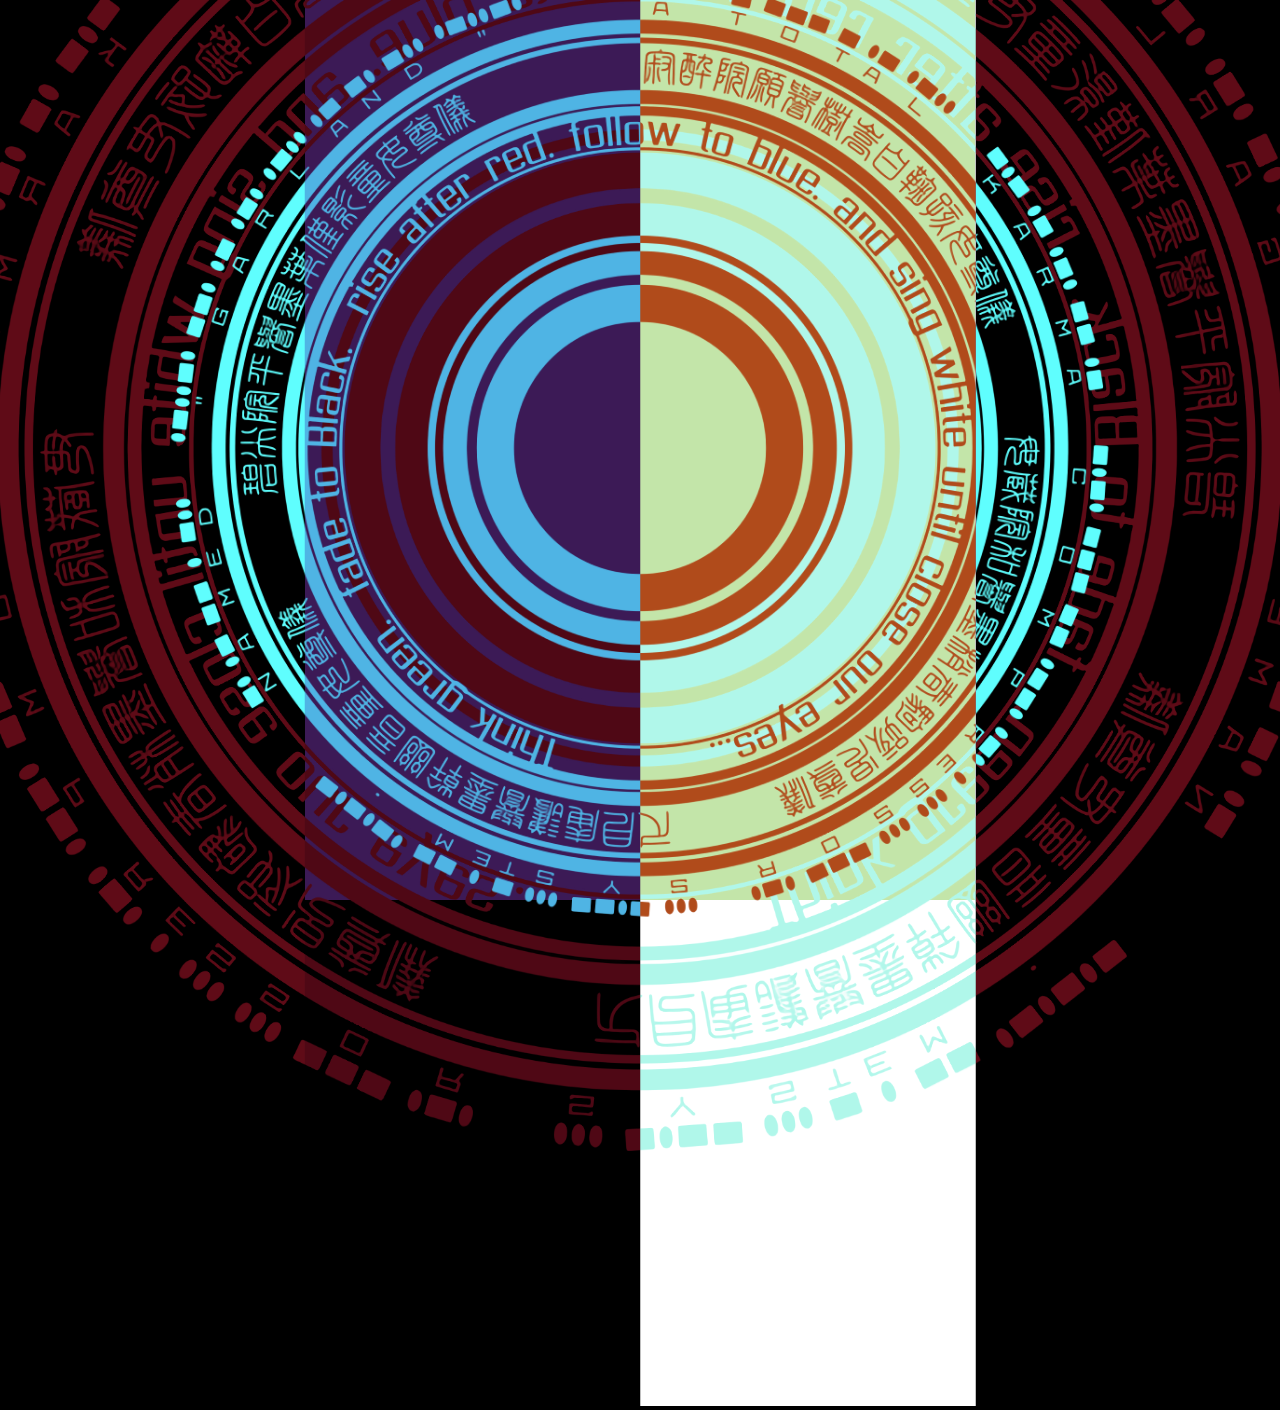
<file: A Thing Left Behind/index.html>
<!DOCTYPE html>
<html>

<head>
	<meta http-equiv="Content-Type" content="text/html;charset=utf-8">
	<link rel="stylesheet" type="text/css" href="styles.css">
	<title>A THING LEFT BEHIND</title>
</head>

<body>
	<div id="background">
		<div class="dead-center fg">
			<img style="width:106vh" class="rotating" src="images/GARLAND small.png">
		</div>
		<div class="dead-center bg">
			<img style="width:159vh" class="rotating-counterclockwise img-hor-vert" src="images/GARLAND large.png">
		</div>
		<div class="dead-center purple-overlay">
			<img style="width:74.5vh" src="images/purple filter.png">
		</div>
		<div class="dead-center white-overlay">
			<img style="width:74.5vh" src="images/white filter.png">
		</div>
	</div>
</body>

</html>
</file>
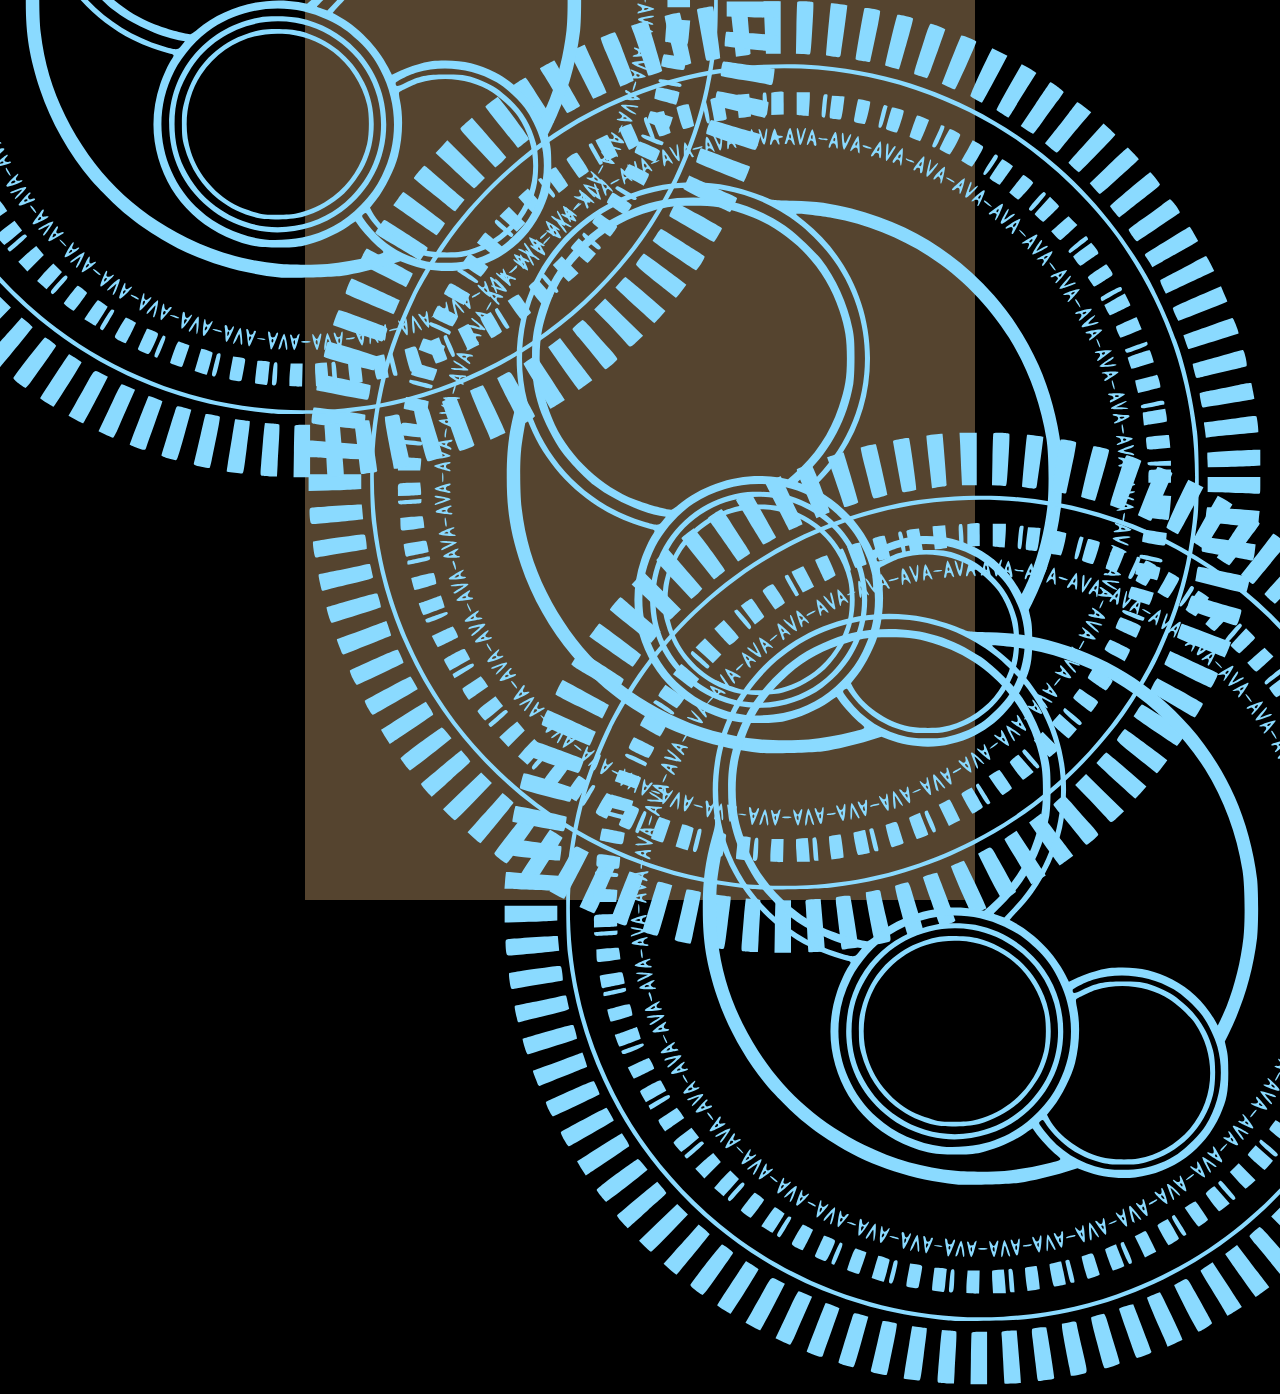
<file: Driving Factor/index.html>
<!DOCTYPE html>
<html>

<head>
	<meta http-equiv="Content-Type" content="text/html;charset=utf-8">
	<link rel="stylesheet" type="text/css" href="styles.css">
	<title>DRIVING FACTOR</title>
</head>

<body>
	<div id="background">
		<div class="gearTL fg dead-center">
			<img style="width:107vh" class="clockTL" src="images/cbg.svg">
		</div>
		<div class="gearBR fg dead-center">
			<img style="width:107vh" class="clockBR" src="images/cbg.svg">
		</div>
		<div class="gearMN bg dead-center">
			<img style="width:107vh" class="clockBG" src="images/cbg.svg">
		</div>
	</div>
</body>

</html>
</file>
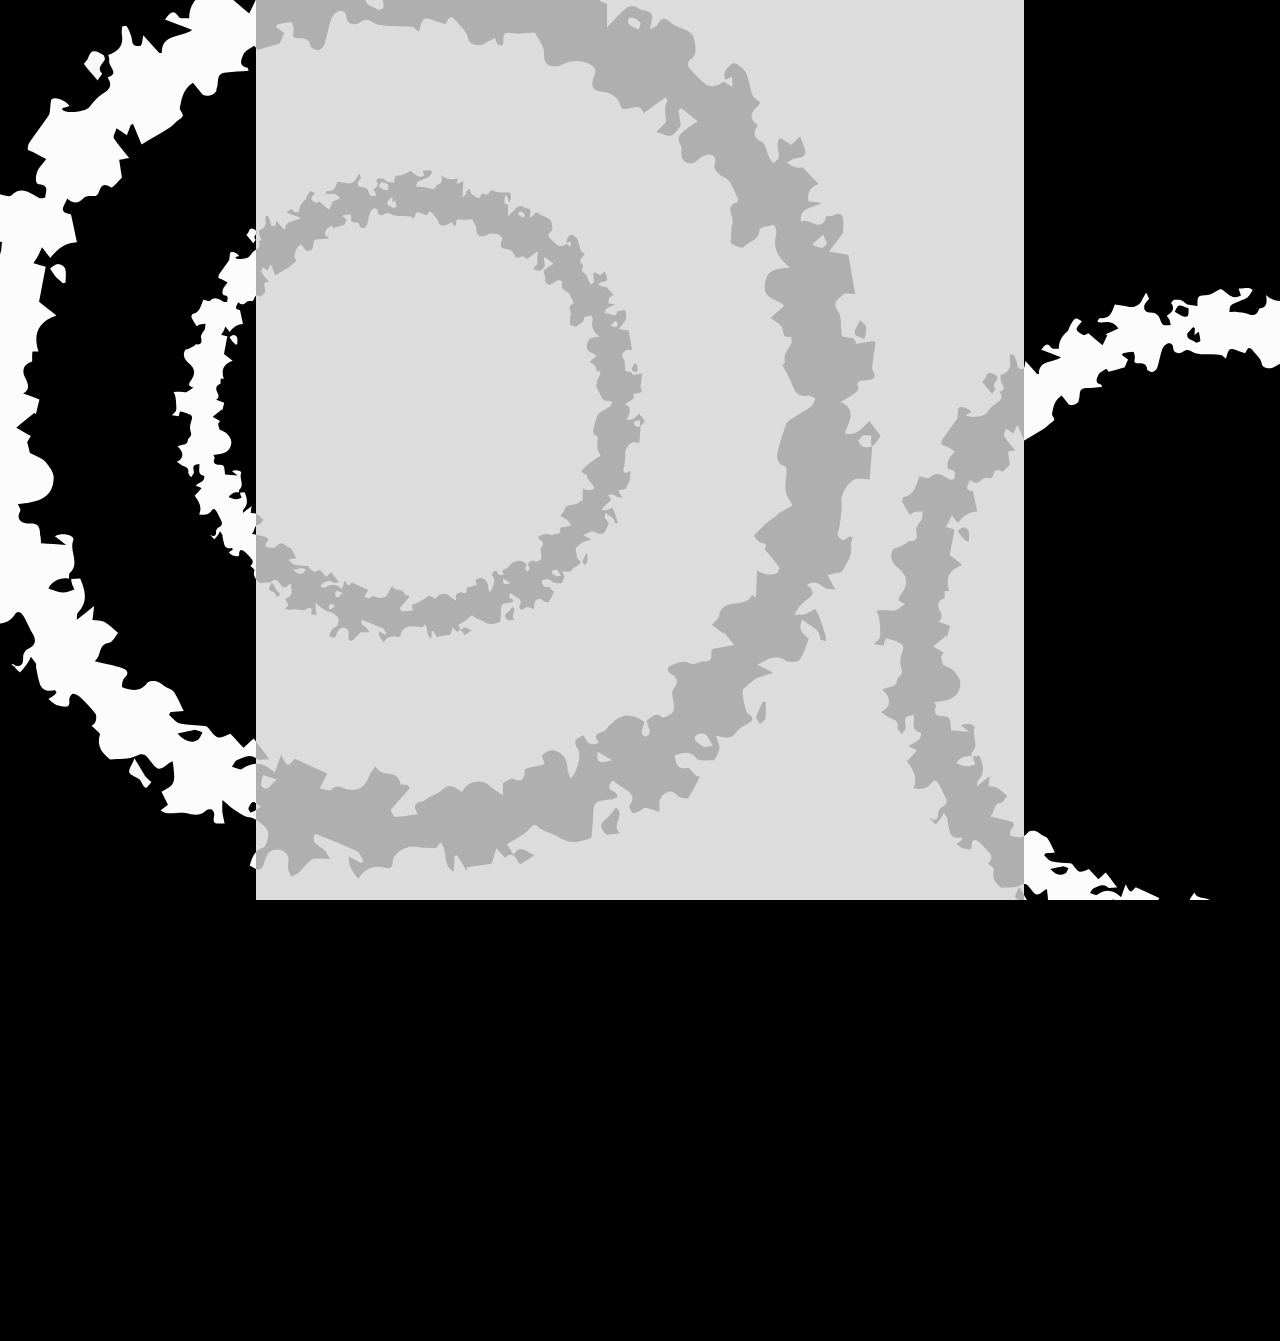
<file: Memento/index.html>
<!doctype html>
<html lang="en">

	<head>
		<meta charset="utf-8">
		<meta name="viewport" content="width=device-width, initial-scale=1">
		<meta name="theme-color" content="#FFFFFF">
		<title>MEMENTO</title>
		<link rel="stylesheet" href="memento.css">
	</head>
	
	<body>
	
		<div id="background">
		
			<div class="dead-center filt"></div>
			<div class="dead-center filt2"></div>
			
			<div class="bg-anchor">
				<div class="binary-star">
				
					<div class="lead">
						<div class="centering">
							<div class="ring big"></div>
							<div class="ring small"></div>
						</div>
					</div>
					
					<div class="behind">
						<div class="centering">
							<div class="ring medium"></div>
						</div>
					</div>
					
				</div>
			</div>
			
		</div>
		
	</body>
	
</html>
</file>
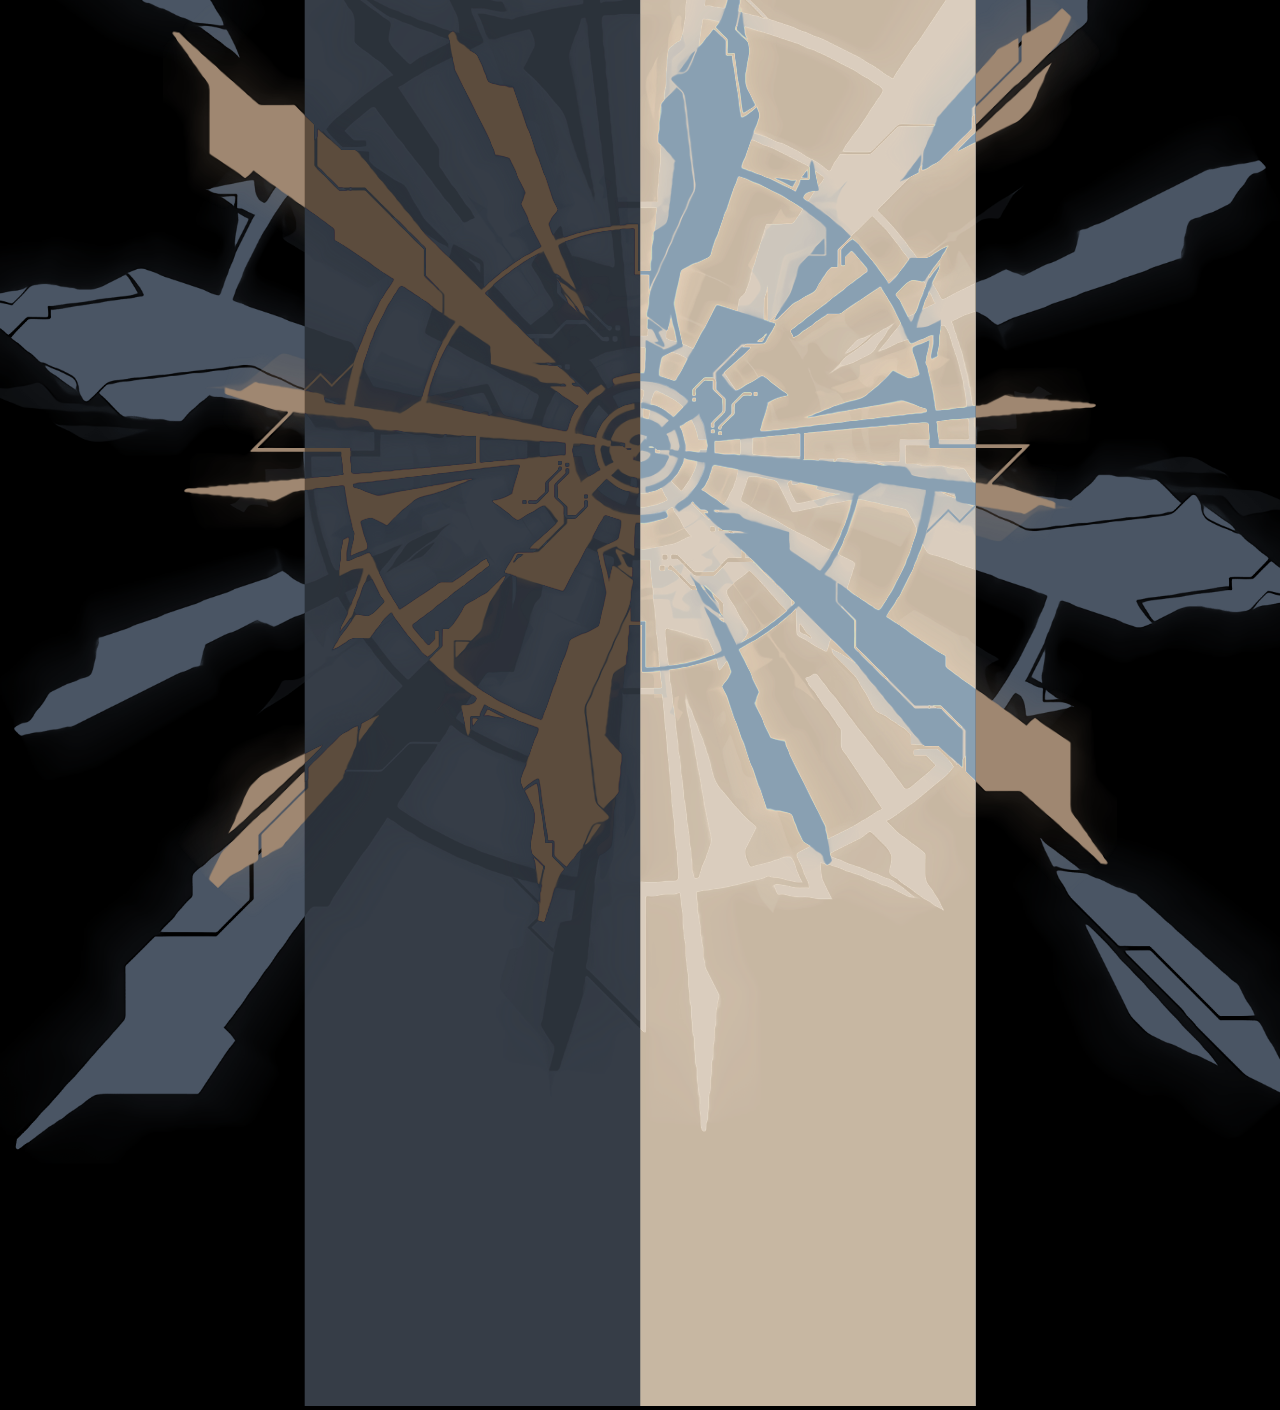
<file: The Graveyard/index.html>
<!DOCTYPE html>
<html>

<head>
	<meta http-equiv="Content-Type" content="text/html;charset=utf-8">
	<link rel="stylesheet" type="text/css" href="styles.css">
	<title>ME1 GNUANG</title>
</head>

<body>
	<div id="background">
		<div class="dead-center fg">
			<img style="width:106vh" class="rotating" src="images/MORA_small.png">
		</div>
		<div class="dead-center bg">
			<img style="width:159vh" class="rotating-counterclockwise img-hor-vert" src="images/MORA_large.png">
		</div>
		<div class="dead-center f_one">
			<img style="width:74.5vh" src="images/filter1.png">
		</div>
		<div class="dead-center f_two">
			<img style="width:74.5vh" src="images/filter2.png">
		</div>
		<div class="dead-center f_three">
			<img style="width:74.5vh" src="images/filter3.png">
		</div>
		<div class="dead-center f_four">
			<img style="width:74.5vh" src="images/filter4.png">
		</div>
	</div>
</body>

</html>
</file>
<file: A Thing Left Behind/styles.css>
html{
	height: 100%;
	background: #000000;
	overflow: hidden;
}

body{
	height: 100%;
	margin: 0;
}

div.dead-center {
	margin: 0;
	position: absolute;
	top: 50%;
	left: 50%;
	margin-right: -50%;
	transform: translate(-50%, -50%);
}

#background{
	display: block;
	width: 74.5vh;
	margin: 0 auto;
	height: 100%;
	background: #482460;
}

.purple-overlay{
	height:100%;
	z-index:3;
	mix-blend-mode:hard-light;
	top:49% !important;
}

.white-overlay{
	height:100%;
	z-index:4;
	mix-blend-mode:difference;
	top:49% !important;
}

@keyframes rotating {
  from {
    -ms-transform: rotate(0deg);
    -moz-transform: rotate(0deg);
    -webkit-transform: rotate(0deg);
    -o-transform: rotate(0deg);
    transform: rotate(0deg);
  }
  to {
    -ms-transform: rotate(360deg);
    -moz-transform: rotate(360deg);
    -webkit-transform: rotate(360deg);
    -o-transform: rotate(360deg);
    transform: rotate(360deg);
  }
}

@keyframes rotating-counterclockwise {
  from {
    -ms-transform: rotate(360deg);
    -moz-transform: rotate(360deg);
    -webkit-transform: rotate(360deg);
    -o-transform: rotate(360deg);
    transform: rotate(360deg);
  }
  to {
    -ms-transform: rotate(0deg);
    -moz-transform: rotate(0deg);
    -webkit-transform: rotate(0deg);
    -o-transform: rotate(0deg);
    transform: rotate(0deg);
  }
}

.rotating {
  -webkit-animation: rotating 48s linear infinite;
  -moz-animation: rotating 48s linear infinite;
  -ms-animation: rotating 48s linear infinite;
  -o-animation: rotating 48s linear infinite;
  animation: rotating 48s linear infinite;
}

.rotating-counterclockwise {
  -webkit-animation: rotating-counterclockwise 32s linear infinite;
  -moz-animation: rotating-counterclockwise 32s linear infinite;
  -ms-animation: rotating-counterclockwise 32s linear infinite;
  -o-animation: rotating-counterclockwise 32s linear infinite;
  animation: rotating-counterclockwise 32s linear infinite;
  animation: rotating-counterclockwise 32s linear infinite;
}

.fg {
	z-index: 2;
}

.bg {
	z-index: 1;
}
</file>
<file: Driving Factor/styles.css>
html{
	height: 100%;
	background: #000000;
	overflow: hidden;
}

body{
	height: 100%;
	margin: 0;
}

div.gearMN{
  margin: 0;
  position: absolute;
  top: 50%;
  left: 50%;
  margin-right: -50%;
  transform: translate(-35%, -47%)
}

div.gearTL{
  margin: 0;
  position: relative;
  top: -53.3%;
  left: -72%;
}

div.gearBR{
  margin: 0;
  position: relative;
  top: -60%;
  left: 29%;
}


#background{
	display: block;
	width: 74.5vh;
	margin: 0 auto;
	height: 100%;
	background: #55442f;
}

@keyframes rotating {
  from {
    -ms-transform: rotate(0deg);
    -moz-transform: rotate(0deg);
    -webkit-transform: rotate(0deg);
    -o-transform: rotate(0deg);
    transform: rotate(0deg);
  }
  to {
    -ms-transform: rotate(360deg);
    -moz-transform: rotate(360deg);
    -webkit-transform: rotate(360deg);
    -o-transform: rotate(360deg);
    transform: rotate(360deg);
  }
}

@keyframes rotating-counterclockwise {
  from {
    -ms-transform: rotate(360deg);
    -moz-transform: rotate(360deg);
    -webkit-transform: rotate(360deg);
    -o-transform: rotate(360deg);
    transform: rotate(360deg);
  }
  to {
    -ms-transform: rotate(0deg);
    -moz-transform: rotate(0deg);
    -webkit-transform: rotate(0deg);
    -o-transform: rotate(0deg);
    transform: rotate(0deg);
  }
}

.clockBG {
  -webkit-animation: rotating 63.5s linear infinite;
  -moz-animation: rotating 63.5s linear infinite;
  -ms-animation: rotating 63.5s linear infinite;
  -o-animation: rotating 63.5s linear infinite;
  animation: rotating 63.5s linear infinite;
}

.clockTL {
    -webkit-animation: rotating 48s linear infinite;
    -moz-animation: rotating 48s linear infinite;
    -ms-animation: rotating 48s linear infinite;
    -o-animation: rotating 48s linear infinite;
    animation: rotating 48s linear infinite;
  }

.clockBR {
  -webkit-animation: rotating-counterclockwise 48s linear infinite;
  -moz-animation: rotating-counterclockwise 48s linear infinite;
  -ms-animation: rotating-counterclockwise 48s linear infinite;
  -o-animation: rotating-counterclockwise 48s linear infinite;
  animation: rotating-counterclockwise 48s linear infinite;
}

.fg {
	z-index: 2;
}

.bg {
	z-index: 1;
}
</file>
<file: Memento/memento.css>
html,
body {
        width: 100%;
        height: 100%;
        background: #000000;
        overflow: hidden;
        margin: 0;
        padding: 0;
        position: fixed;
}

/* filter */

.dead-center {
        margin: 0;
        position: absolute;
        top: 50%;
        left: 50%;
        margin-right: -50%;
        transform: translate(-50%, -50%);
        width: 60vw;
        background-color: white;
        height: 200%;
}

.filt {
        height: 200%;
        z-index: 3;
        mix-blend-mode: exclusion;
        opacity: 0.7;
        top: 49% !important;
}

.filt2 {
        height: 200%;
        z-index: 3;
        mix-blend-mode: hard-light;
        opacity: 0.55;
        top: 49% !important;
}

/* orbital */

.bg-anchor {
        position: absolute;
        top: 50%;
        left: 53%;
}

.binary-star {
        animation: rotate-cw 40s linear infinite;
}

.lead {
        position: absolute;
        left: -30vmin;
        top: -5vmin;
}

.behind {
        position: absolute;
        left: 60vmin;
        top: 20vmin;
}

.centering {
        position: absolute;
        transform: translate(-50%, -50%);
        display: flex;
        justify-content: center;
        align-items: center;
}

/* rings */

.ring {
        position: absolute;
        mix-blend-mode: screen;
        background-image: url("./images/m_car4_al.svg");
        background-repeat: no-repeat;
        background-position: center;
        background-size: contain;
        aspect-ratio: 1 / 1;
}

.big {
        width: 110vmin;
        animation: rotate-ccw 65s linear infinite;
}

.small {
        width: 55vmin;
        animation: rotate-ccw 25s linear infinite;
}

.medium {
        width: 80vmin;
        animation: rotate-cw 45s linear infinite;
}

@keyframes rotate-cw {
        from { transform: rotate(0deg); }
        to { transform: rotate(360deg); }
}

@keyframes rotate-ccw {
        from { transform: rotate(360deg); }
        to { transform: rotate(0deg); }
}
</file>
<file: The Graveyard/styles.css>
html{
	height: 100%;
	background: #000000;
	overflow: hidden;
}

body{
	height: 100%;
	margin: 0;
}

div.dead-center {
	margin: 0;
	position: absolute;
	top: 50%;
	left: 50%;
	margin-right: -50%;
	transform: translate(-50%, -50%);
}

.f_one{
	height:100%;
	z-index:3;
	mix-blend-mode:difference;
	top:49% !important;
}

.f_two{
	height:100%;
	z-index:4;
	mix-blend-mode:additive;
	top:49% !important;
}

.f_three{
	height:100%;
	z-index:5;
	mix-blend-mode:difference;
	top:49% !important;
}

.f_four{
	height:100%;
	z-index:6;
	mix-blend-mode:multiply;
	top:49% !important;
}

@keyframes rotating {
  from {
    -ms-transform: rotate(0deg);
    -moz-transform: rotate(0deg);
    -webkit-transform: rotate(0deg);
    -o-transform: rotate(0deg);
    transform: rotate(0deg);
  }
  to {
    -ms-transform: rotate(360deg);
    -moz-transform: rotate(360deg);
    -webkit-transform: rotate(360deg);
    -o-transform: rotate(360deg);
    transform: rotate(360deg);
  }
}

@keyframes rotating-counterclockwise {
  from {
    -ms-transform: rotate(360deg);
    -moz-transform: rotate(360deg);
    -webkit-transform: rotate(360deg);
    -o-transform: rotate(360deg);
    transform: rotate(360deg);
  }
  to {
    -ms-transform: rotate(0deg);
    -moz-transform: rotate(0deg);
    -webkit-transform: rotate(0deg);
    -o-transform: rotate(0deg);
    transform: rotate(0deg);
  }
}

.rotating {
  -webkit-animation: rotating 48s linear infinite;
  -moz-animation: rotating 48s linear infinite;
  -ms-animation: rotating 48s linear infinite;
  -o-animation: rotating 48s linear infinite;
  animation: rotating 48s linear infinite;
}

.rotating-counterclockwise {
  -webkit-animation: rotating-counterclockwise 32s linear infinite;
  -moz-animation: rotating-counterclockwise 32s linear infinite;
  -ms-animation: rotating-counterclockwise 32s linear infinite;
  -o-animation: rotating-counterclockwise 32s linear infinite;
  animation: rotating-counterclockwise 32s linear infinite;
  animation: rotating-counterclockwise 32s linear infinite;
}

.fg {
	z-index: 2;
}

.bg {
	z-index: 1;
}
</file>
